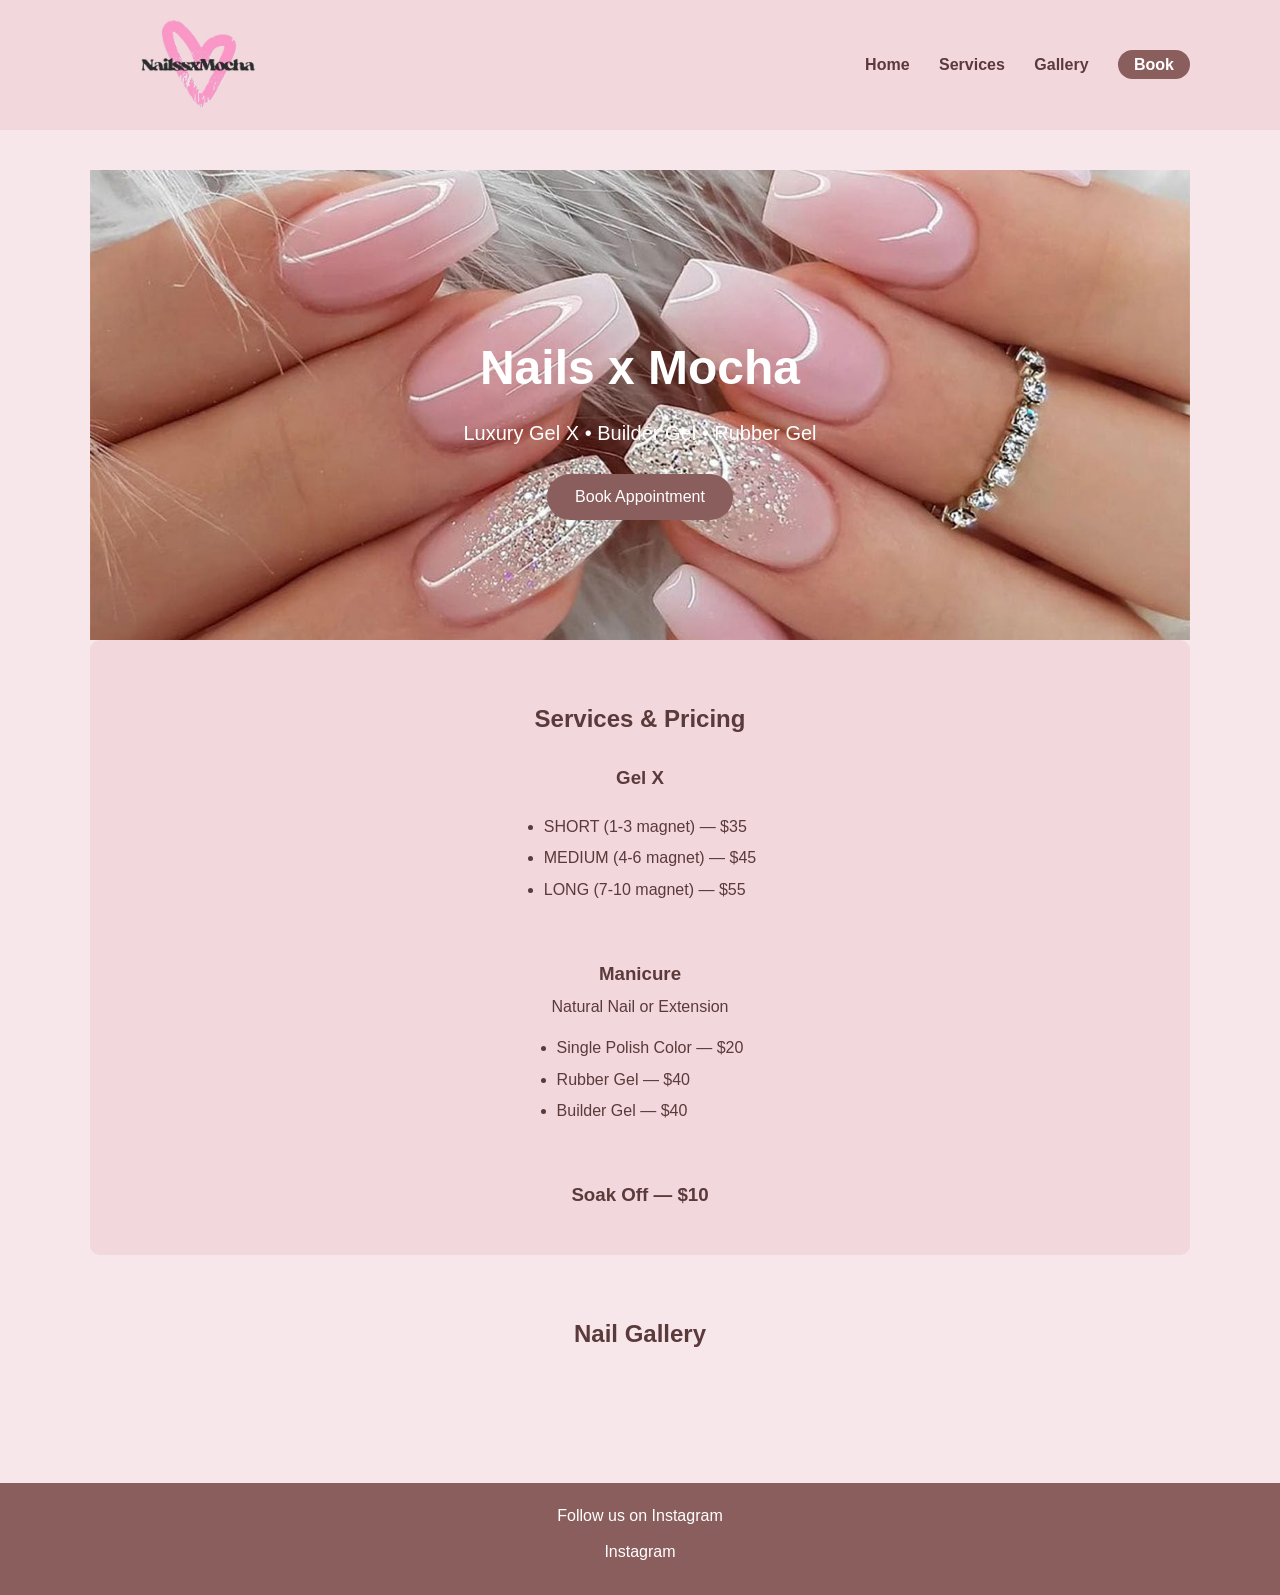
<file: mockUp/index.html>
<!DOCTYPE html>
<html>

<head>
<meta name="viewport" content="width=device-width, initial-scale=1.0">
<title>NailssxMocha</title>

<style>

body{
  font-family: Arial, sans-serif;
  background-color:#f7e6ea;
  color:#5a3a3a;
  margin:0;
  line-height:1.6;
}

/* Header nav */
header{
position: sticky;
top:0;
  background-color:#f2d7dc;
  padding:15px 40px;
  display:flex;
  align-items:center;
transition: 0.4s;
}

.nav{
  display:flex;
  justify-content:space-between;
  align-items:center;
  max-width:1100px;
  margin:auto;
  width:100%;
}

.brand img{
  max-height:100px;
  display:block;
}

nav a{
  text-decoration:none;
  color:#5a3a3a;
  margin-left:25px;
  font-size:16px;
  font-weight:bold;
  transition:0.3s;
}

nav a:hover{
  opacity:0.7;
}

nav .book-btn{
  background-color:#8b5e5e;
  color:white;
  padding:6px 16px;
  border-radius:20px;
  margin-left:25px;
}

/* Container for content */
.container{
  max-width:1100px;
  margin:auto;
  padding:40px;
}

/* Sections */
section{
  padding:40px 20px;
  text-align:center;
}

.services{
  background-color:#f2d7dc;
  border-radius:10px;
}

/* Lists */
.services ul{
  text-align:left;
  display:inline-block;
  padding-left:20px;
  margin-top:10px;
  margin-bottom:25px;
}

.services li{
  margin:6px 0;
}

/* Headings */
h1{
  margin-bottom:10px;
}
h2{
  margin-bottom:10px;
}

h3{
  margin-top:25px;
  margin-bottom:5px;
}
p{
  max-width:600px;
  margin:auto;
}

.hero{
  background-image:url("hero.jpg");
  background-size:cover;
  background-position:center;
  padding:120px 20px;
  color:white;
  text-align:center;
}

.hero h1{
  font-size:48px;
  margin-bottom:10px;
}

.hero p{
  font-size:20px;
  margin-bottom:25px;
}

/* Button */
button{
  background-color:#8b5e5e;
  color:white;
  border:none;
  padding:14px 28px;
  font-size:16px;
  border-radius:25px;
  cursor:pointer;
  transition:0.3s;
}

button:hover{
  background-color:#a97474;
  transform:scale(1.05);
}

/* Gallery */
.gallery img{
  width:250px;
  margin:10px;
  border-radius:15px;
  box-shadow:0 4px 10px rgba(0,0,0,0.1);
}

footer{
  background-color:#8b5e5e;
  color:white;
  padding:20px;
  text-align:center;
  margin-top:40px;
}
@media (max-width:768px){

.nav{
  flex-direction:column;
}

nav{
  margin-top:10px;
}

nav a{
  margin:10px;
  display:inline-block;
}

.gallery img{
  width:90%;
}

.hero h1{
  font-size:32px;
}

}

</style>

</head>

<body>

<header>
  <div class="nav">
    <div class="brand">
      <img src="Logo.jpg" alt="Nails x Mocha Logo">
    </div>
    <nav>
      <a href="index.html">Home</a>
      <a href="#services">Services</a>
      <a href="#gallery">Gallery</a>
      <a href="booking.html" class="book-btn">Book</a>
    </nav>
  </div>
</header>

<div class="container">

<section class="hero">

<h1>Nails x Mocha</h1>

<p>Luxury Gel X • Builder Gel • Rubber Gel</p>

<a href="booking.html">
<button>Book Appointment</button>
</a>

</section>

<section id="services" class="services">

<h2>Services & Pricing</h2>

<h3>Gel X</h3>
<ul>
<li>SHORT (1-3 magnet) — $35</li>
<li>MEDIUM (4-6 magnet) — $45</li>
<li>LONG (7-10 magnet) — $55</li>
</ul>

<h3>Manicure</h3>
<p>Natural Nail or Extension</p>
<ul>
<li>Single Polish Color — $20</li>
<li>Rubber Gel — $40</li>
<li>Builder Gel — $40</li>
</ul>

<h3>Soak Off — $10</h3>

</section>

<section id="gallery">

<h2>Nail Gallery</h2>

<div class="gallery">
<!-- Add photos like this -->
<!-- <img src="nail1.jpg"> -->
<!-- <img src="nail2.jpg"> -->
</div>

</section>

</div>

<footer>

<p>Follow us on Instagram</p>

<a href="https://www.instagram.com/nailssxmocha/" target="_blank">
<button>Instagram</button>
</a>

</footer>

</body>
</html>
</file>
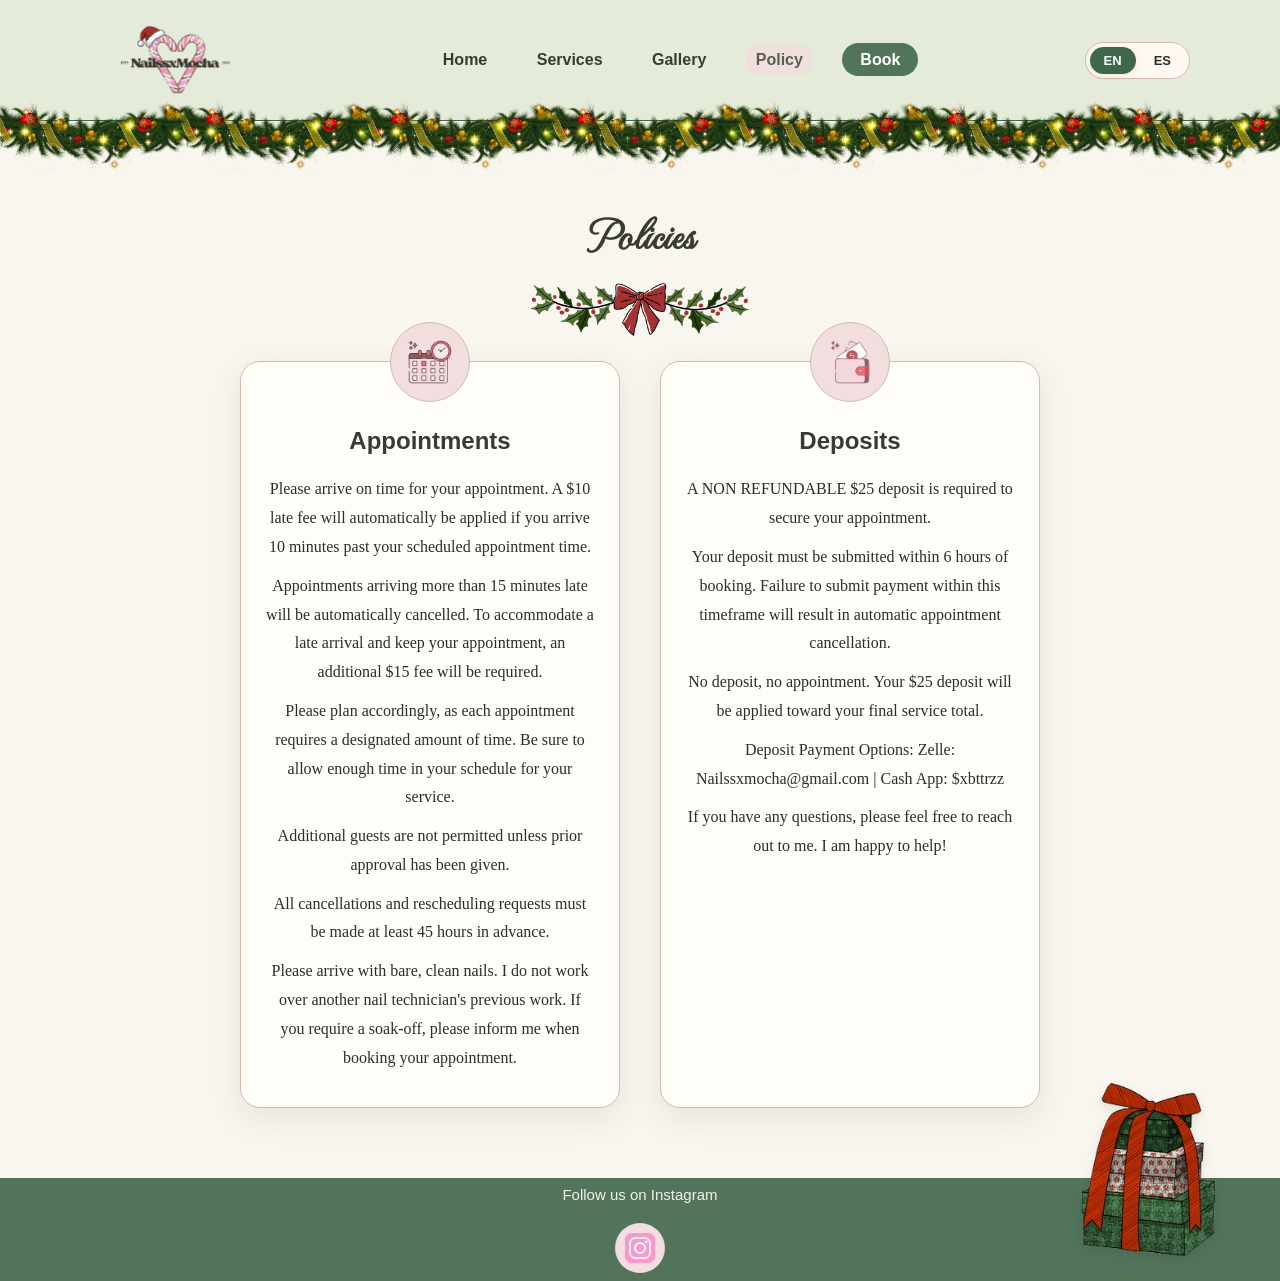
<file: policy.html>
<!DOCTYPE html>
<html lang="en">

<head>
  <meta charset="UTF-8">
  <meta name="viewport" content="width=device-width, initial-scale=1.0">

  <title data-i18n="policyTitle">Policies | NailssxMocha</title>

  <link rel="stylesheet" href="style.css">
  <link rel="stylesheet" href="css/themes.css">
  <link rel="stylesheet" href="css/decorations.css">

  <link href="https://fonts.googleapis.com/css2?family=MonteCarlo&family=Pinyon+Script&family=Playfair+Display:wght@600&family=Lora&display=swap" rel="stylesheet">
</head>

<body>

<header>

  <div class="nav">

    <!-- LOGO -->
    <div class="brand">

      <img
        src="images/Logo.png"
        class="logo-default"
        alt="Nailss x Mocha Logo"
      >

      <img
        src="images/christmas-logo.png"
        class="logo-christmas"
        alt="Nailss x Mocha Christmas Logo"
      >

    </div>

    <!-- NAVIGATION -->
    <nav>
      <a href="index.html#home" data-i18n="navHome"></a>
      <a href="index.html#services" data-i18n="navServices"></a>
      <a href="gallery.html" data-i18n="navGallery"></a>
      <a href="policy.html" class="active" data-i18n="navPolicy"></a>

      <a
        href="https://nailssxmocha-booking.as.me/"
        class="book-btn"
        data-i18n="navBook">
      </a>
    </nav>

    <!-- LANGUAGE SWITCHER -->
    <div class="lang-switcher">
      <button id="lang-en">EN</button>
      <button id="lang-es">ES</button>
    </div>

  </div>

  <!-- CHRISTMAS HEADER GARLAND -->
  <div class="christmas-garland"></div>

</header>


<main class="container">

  <section class="policy-page policy">

    <!-- POLICY TITLE -->
    <h1 class="policy-title" data-i18n="policyTitle"></h1>

    <!-- CHRISTMAS TITLE DECORATION -->
    <div class="christmas-divider">
      <img
        src="images/decorations/christmas/small-garland.png"
        alt=""
      >
    </div>

    <!-- POLICY CARDS -->
    <div class="policy-grid">

      <!-- APPOINTMENTS -->
      <div class="policy-card">

        <div class="icon">
          <img
            src="images/icons_appointment.png"
            alt="Appointments icon"
          >
        </div>

        <h2 data-i18n="policySubtitle1"></h2>

        <p data-i18n="policy1Description1"></p>
        <p data-i18n="policy1Description2"></p>
        <p data-i18n="policy1Description3"></p>
        <p data-i18n="policy1Description4"></p>
        <p data-i18n="policy1Description5"></p>
        <p data-i18n="policy1Description6"></p>

      </div>


      <!-- PAYMENTS -->
      <div class="policy-card">

        <div class="icon">
          <img
            src="images/icons_wallet.png"
            alt="Payments icon"
          >
        </div>

        <h2 data-i18n="policySubtitle2"></h2>

        <p data-i18n="policy2Description1"></p>
        <p data-i18n="policy2Description2"></p>
        <p data-i18n="policy2Description3"></p>
        <p data-i18n="policy2Description4"></p>
        <p data-i18n="policy2Description5"></p>

      </div>

    </div>

  </section>

</main>


<!-- FOOTER -->
<footer>

  <div
    class="seasonal-decorations christmas-gifts"
    aria-hidden="true">

    <img
      src="images/decorations/christmas/gift-stack-1.png"
      class="christmas-gift gift-one"
      alt=""
    >

  </div>

  <p data-i18n="instagram">
    Follow us on Instagram
  </p>

  <a
    href="https://www.instagram.com/nailssxmocha/"
    target="_blank"
    rel="noopener noreferrer"
    class="social-btn">

    <div class="social-icon">
      <img src="images/instagram.png" alt="Instagram icon">
    </div>

  </a>

</footer>


<script src="js/language.js"></script>
<script src="js/theme_manager.js"></script>

</body>
</html>
</file>
<file: style.css>
/* =========================
   BASE / RESET
========================= */
* {
  box-sizing: border-box;
}

body {
  font-family: Arial, sans-serif;
  background-color: #FFFCCF;
  color: #2D2D2D;
  margin: 0;
  line-height: 1.6;
}

/* =========================
   HEADER / NAV
========================= */
header {
  position: sticky;
  top: 0;
  background-color: #FFFEBF;
  border-bottom: 1px solid #FC98C9;  
  padding: 15px 40px;
  display: flex;
  align-items: center;
  z-index: 1000;
}

.header p {
  font-family: 'Lora', serif;
  font-size: 15px;       
  color: #2D2D2D;
  line-height: 1.8;
  margin-bottom: 18px;
}

.nav {
  display: flex;
  justify-content: space-between;
  align-items: center;
  max-width: 1100px;
  margin: auto;
  width: 100%;
}

.brand img {
  max-height: 90px;
  display: block;
}

nav a {
  text-decoration: none;
  color: #2D2D2D;
  margin-left: 25px;
  font-size: 16px;
  font-weight: bold;
  transition: 0.3s;
padding: 6px 10px;
  border-radius: 10px;
  -webkit-tap-highlight-color: transparent;

}

nav a:hover {
  background: rgba(252, 152, 201, 0.1);
}

nav a.active {
  opacity: 0.8;
  background: rgba(237,192,214,0.2);
  pointer-events: none;
  cursor: default;
}

nav a:active {
  transform: scale(0.95);
}

.book-btn {
  background-color: #fc98c9;
  color: #2D2D2D;
  padding: 8px 18px;
  border-radius: 20px;
}

/* =========================
   LAYOUT
========================= */
.container {
  max-width: 1100px;
  margin: auto;
  padding: 40px;
}

section {
  padding: 40px 20px;
  scroll-margin-top: 100px;
  text-align: center;
  animation: fadeIn 0.8s ease;
}

html {
  scroll-behavior: smooth;
} 

/* =========================
   LANGUAGE SWITCHER
========================= */

.lang-switcher {
  display: flex;
  align-items: center;
  gap: 4px;
  margin-left: 20px;
  background: #FEE4E4;
  padding: 4px;
  border-radius: 25px;
  border: 1px solid #edc0d6;
}

.lang-switcher button {
  border: none;
  background: transparent;
  color: #2D2D2D;
  padding: 6px 14px;
  border-radius: 18px;
  cursor: pointer;
  font-weight: bold;
  font-size: 13px;
  transition: all .25s ease;
  font-family: Arial, sans-serif;
}

.lang-switcher button:hover {
  background: #FFFEBF;
}

.lang-switcher button.active {
  background: #FC98C9;
  color: #2D2D2D;
  box-shadow: 0 2px 8px rgba(0,0,0,.08);
}

.lang-switcher button.active {
  background: #FC98C9;
  color: #2D2D2D;
  box-shadow: 0 2px 8px rgba(0,0,0,0.08);
}
/* =========================
   HERO
========================= */
.hero {
  background-image: url("images/hero.jpeg");
  background-size: cover;
  background-position: center;
  padding: 120px 20px;
  color: white;
  position: relative;
}

.hero::before {
  content: "";
  position: absolute;
  inset: 0;
  background: rgba(0, 0, 0, 0.35);
}

.hero h1,
.hero p,
.hero a {
  position: relative;
}

.hero h1 {
  font-size: 48px;
  margin-bottom: 10px;
}

.hero p {
  font-size: 20px;
  margin-bottom: 25px;
}

.cta-btn {
  display: inline-block;
  background-color: #FC98C9;
  color: #2D2D2D;
  padding: 14px 28px;
  border-radius: 25px;
  text-decoration: none;
  transition: 0.3s;
}

.cta-btn:hover {
  background-color: #edc0d6;
  transform: scale(1.05);
}

/* =========================
   SERVICES
========================= */
.services {
  background-color: #FEE4E4;
  border-radius: 10px;
}
.service-title {
  font-family: 'MonteCarlo', cursive;
  font-size: 42px;
  margin-top: 10px;
  margin-bottom: 40px;
  letter-spacing: 1px;
}

.services h3 {
  font-family: 'Playfair Display', serif;
  font-size: 25px;     
  margin-top: 30px;
  margin-bottom: 20px;
  color: #2D2D2D;
  letter-spacing: 0.5px;
}
.services h4 {
  font-family: 'Playfair Display', serif;
  font-size: 20px;     
  margin-top: 10px;
  margin-bottom: 10px;
  color: #2D2D2D;
  letter-spacing: 0.5px;
}

.services p {
  font-family: 'Lora', serif;
  font-size: 15px;       
  color: #2D2D2D;
  line-height: 1.8;
  margin-bottom: 18px;
}

.service-list {
  margin: 10px 0 25px;
}

.service-list p {
  display: flex;
  font-family: 'Lora', serif;
  justify-content: space-between;
  padding: 8px 0;
  border-bottom: 1px solid #e8cfd4;
  max-width: 450px;
  margin-left: auto;
  margin-right: auto;
  font-size: 16px;
}

.services p.service-note {
  font-family: 'Playfair Display', serif;
  font-size: 13px;
  color: #FF69B4;
  letter-spacing: 3px;
  text-transform: uppercase;
  font-weight: 900;
}
.services p.service-note::before {
  content: "✦  ";
}

.services p.service-note::after {
  content: "  ✦";
}

.service-list p:hover {
  opacity: 0.7;
}

#services {
  scroll-margin-top: 140px; 
}


/* =========================
   TYPOGRAPHY
========================= */
h1, h2 {
  margin-bottom: 10px;
}

h3 {
  margin-top: 25px;
  margin-bottom: 5px;
}

p {
  max-width: 600px;
  margin: auto;
}

/* =========================
   GALLERY
========================= */

.gallery {
  display: grid;
  grid-template-columns: repeat(4, minmax(0, 1fr));
  width: 100%;
  gap: 20px;
  margin: 30px auto 0;
  padding: 0 10px;
  align-items: start;
}

.gallery-title {
  font-family: 'MonteCarlo', cursive;
  font-size: 42px;
  margin-top: 10px;
  margin-bottom: 50px;
  letter-spacing: 1px;
}

.gallery img {
  display: block;
  width: 100%;
  height: 260px;
  object-fit: cover;
  border-radius: 14px;
  transition: transform 0.35s ease, box-shadow 0.35s ease;
  box-shadow: 0 8px 18px rgba(0,0,0,0.12);
  cursor: pointer;
}

.gallery img:nth-child(odd) {
  transform: translateY(-6px);
}

.gallery img:nth-child(even) {
  transform: translateY(6px);
}

.gallery img:hover {
  transform: translateY(-3px) scale(1.05);
}

.gallery img[hidden] {
  display: none;
}

.view-gallery-btn {
  margin-top: 20px;
  display: inline-block;
}

/* =========================
   ZOOM LIGHTBOX
========================= */
#lightbox {
  position: fixed;
  top: 0;
  left: 0;
  width: 100%;
  height: 100%;
  background: rgba(0,0,0,0.0);
  display: flex;
  align-items: center;
  justify-content: center;
  z-index: 2000;
  backdrop-filter: blur(3px);
  opacity: 0;
  pointer-events: none;
  transition: background 0.4s ease, opacity 0.4s ease;
}

#lightbox.active {
  background: rgba(0,0,0,0.6);
  opacity: 1;
  pointer-events: auto;
}

#lightbox img {
  max-width: 90%;
  max-height: 85%;
  border-radius:16px;
  transform: scale(0.8);
  opacity:0;
  transition: transform 0.5s ease, opacity 0.5s ease;
  touch-action:none;
}

#lightbox.active img {
  transform: scale(0.9); 
  opacity:1;
  cursor: grab;
}

#lightbox button {
  position: absolute;
  top: 50%;
  transform: translateY(-50%);
  font-size: 2rem;
  border: none;
  cursor: pointer;
  color: #FFFEBF;
  background:none;
  padding:5px;
  transition: 0.3s;
  border-radius: 50%;
  z-index: 2100
}

#lightbox button:hover {
  transform: translateY(-10%);
}

#lightbox .prev {
  left: 10px;
}

#lightbox .next {
  right: 10px;
}

#lightbox .close-btn {
  color:#FFFEBF;
  top: 20px;
  right: 20px;
  left: auto;
  transform: none; 
  position: absolute;
}

.slide-out-left {
  transform: translateX(-100%) scale(0.9);
  opacity: 0;
}

.slide-out-right {
  transform: translateX(100%) scale(0.9);
  opacity: 0;
}

.slide-in {
  transform: translateX(0) scale(0.9);
  opacity: 1;
  transition: all 0.4s ease;
}

.lightbox-track {
  display: flex;
  height: 100%;
  transition: transform 0.4s ease;
  gap:0;
  margin:0;
}

.lightbox-track img {
  min-width: 100%;
  object-fit: contain;
  border-radius: 0px;
}

.dots {
  position: absolute;
  bottom: 20px;
  display: flex;
  gap: 8px;
}

.dots span {
  width: 8px;
  height: 8px;
  color:#2D2D2D;
  background: #2D2D2D;
  border-radius: 50%;
  transition: 0.3s;
}


.dots span.active {
  width: 10px;           
  height: 10px;
  color:#FFFEBF;
  background: #FFFEBF;   
  position: relative;
  transform: rotate(-45deg);  
  border-radius: 2px;
}

.dots span.active::before,
.dots span.active::after {
  content: "";
  position: absolute;
  width: 10px;
  height: 10px;
  background: #FFFEBF;  
  border-radius: 50%;
}

.dots span.active::before {
  top: -6px;
  left: 0;
}

.dots span.active::after {
  left: 6px;
  top: 0;
}

/* =========================
   POLICY PAGE 
========================= */
.policy-page {
  padding: 30px 20px;
  background: #FFFCCF;
}

.policy-title {
  font-family: 'MonteCarlo', cursive;
  font-size: 42px;
  margin-top: 10px;
  margin-bottom: 40px;
  letter-spacing: 1px;
}

.policy-title {
  margin-top: 10px;
  margin-bottom: 50px;
}

.policy-grid {
  display: grid;
  grid-template-columns: repeat(2, 1fr);
  gap: 40px;
  max-width: 800px;
  margin: 0 auto;
}

.policy-card {
  position: relative;
  background: #FEE4E4;
  padding: 40px 25px 25px;
  border-radius: 20px;
  text-align: center;
  box-shadow: 0 10px 30px rgba(139,94,94,0.12);
  border: 1px solid #f0cfd6;
  transition: 0.4s ease;
  font-family: 'Georgia', serif; 
}

.policy-card:hover {
  transform: translateY(-8px);
  box-shadow: 0 18px 40px rgba(139,94,94,0.2);
  border-color: #fff9fb;
}

.policy-card p {
  margin: 10px 0;
  line-height: 1.8;           
  font-size: 16px;
  color: #2D2D2D;
}

.policy-card h2 {
  font-family: Arial, sans-serif;
  font-weight: bold;
  margin-bottom: 15px;
}


.icon {
  background: #FFFEBF;
  width: 80px;
  height: 80px;
  border-radius: 50%;
  display: flex;
  align-items: center;
  justify-content: center;
  border: 1px solid #edc0d6;
  position: absolute;
  top: -40px;
  left: 50%;
  transform: translateX(-50%);
}

.icon img {
  width: 48px;
  height: 48px;
}

/* =========================
   FOOTER
========================= */
footer {
  background-color: #FC98C9;
  color: #2D2D2D;
  padding: 5px 5px;
  text-align: center;
}

footer .social-btn {
  display: inline-block;
  margin-top: 15px;
}

footer .social-icon,
footer .social-icon:visited {
  background: #FFFEBF;        
  width: 50px;
  height: 50px;
  border-radius: 50%;
  display: flex;
  justify-content: center;
  align-items: center;
  border: 1px solid #edcod6;
  transition: 0.3s;
  margin: 0 auto;
  outline: none;              
  -webkit-tap-highlight-color: transparent;
}

footer .social-icon img {
  width: 40px;
}

footer .social-icon:hover,
footer .social-icon:active {
  background: #fff9fb;        
  transform: scale(1.1);
}

footer p {
  margin-bottom: 1px;
  font-size: 15px;
  opacity: 0.9;
}



@keyframes fadeIn {
  from {
    opacity: 0;
    transform: translateY(10px);
  }
  to {
    opacity: 1;
    transform: translateY(0);
  }
}

/* =========================
   SERVICE IMAGE CARDS
========================= */

.service-gallery {
  display: grid;
  grid-template-columns: repeat(4, 1fr);
  gap: 22px;
  margin: 10px 0 25px;
  padding: 0 5px;
}

.service-card {
  background: #FFFCCF;
  border: 1px solid #edc0d6;
  border-radius: 16px;
  overflow: hidden;
  box-shadow: 0 6px 18px rgba(139, 94, 94, 0.10);
  transition: transform 0.35s ease, box-shadow 0.35s ease;
}

.service-card:hover {
  transform: translateY(-6px);
  box-shadow: 0 12px 25px rgba(139, 94, 94, 0.17);
}

.service-image {
  width: 100%;
  aspect-ratio: 4 / 5;
  overflow: hidden;
}

.service-image img {
  display: block;
  width: 100%;
  height: 100%;
  object-fit: cover;
  transition: transform 0.5s ease;
}

.service-card:hover .service-image img {
  transform: scale(1.06);
}

.service-info {
  padding: 16px 8px 19px;
  background: #FFFCCF;
}

.service-info h3 {
  font-family: 'Playfair Display', serif;
  font-size: 19px;
  font-weight: 600;
  color: #2D2D2D;
  letter-spacing: 0.4px;
  line-height: 1.4;
  margin: 0;
}

/* =========================
   SERVICE TIERS
========================= */

.service-tiers {
  margin-top: 55px;
  padding: 30px 10px 15px;
  border-top: 1px solid #edc0d6;
}

.tier-title {
  font-family: 'MonteCarlo', cursive;
  font-size: 38px;
  margin-bottom: 30px;
  color: #2D2D2D;
}

.tier-grid {
  display: grid;
  grid-template-columns: repeat(3, 1fr);
  gap: 22px;
  max-width: 950px;
  margin: 0 auto;
  align-items: stretch;
}

.tier-card {
  background: #FFFCCF;
  border: 1px solid #edc0d6;
  border-radius: 16px;
  padding: 25px 22px;
  text-align: left;
  box-shadow: 0 6px 18px rgba(139, 94, 94, 0.10);
  transition: transform 0.3s ease, box-shadow 0.3s ease;
}

.tier-card:hover {
  transform: translateY(-5px);
  box-shadow: 0 12px 25px rgba(139, 94, 94, 0.17);
}

.tier-card h4 {
  font-family: 'Playfair Display', serif;
  font-size: 22px;
  text-align: center;
  margin: 0 0 18px;
  padding-bottom: 14px;
  border-bottom: 1px solid #FC98C9;
}

.tier-card ul {
  list-style: none;
  padding: 0;
  margin: 0;
}

.tier-card li {
  font-family: 'Lora', serif;
  font-size: 14px;
  line-height: 1.8;
  margin-bottom: 12px;
  padding-left: 20px;
  position: relative;
}

.tier-card li::before {
  content: "✦";
  color: #FC98C9;
  position: absolute;
  left: 0;
}
.tier-subtitle {
  font-family: 'Lora', serif;
  font-size: 15px;
  color: #6D5A60;
  text-align: center;
  margin: -18px auto 30px;
  line-height: 1.8;
  letter-spacing: 0.4px;
}

/* =========================
   GALLERY FILTERS
========================= */

.gallery-filters {
  display: flex;
  justify-content: center;
  align-items: center;
  flex-wrap: wrap;
  gap: 12px;
  margin: 0 auto 35px;
}

.filter-btn {
  display: inline-block;
  background: transparent;
  border: none;
  border-bottom: 2px solid transparent;
  border-radius: 0;
  padding: 8px 2px;
  color: #2D2D2D;
  font-family: 'Playfair Display', serif;
  font-size: 16px;
  font-weight: 500;
  cursor: pointer;
  opacity: 1;
  visibility: visible;
  transition: color 0.3s ease, border-color 0.3s ease;
}

.filter-btn:hover {
  color: #FC98C9;
}

.filter-btn.active {
  color: #2D2D2D;
  border-bottom-color: #FC98C9;
}

.gallery img[hidden] {
  display: none;
}

/* =========================
   RESPONSIVE
========================= */
@media (max-width: 768px) {
  header {
    padding: 15px 20px;
  }

  .nav {
    flex-direction: column;           
    align-items: center;
  }

  nav {
    margin-top: 10px;
    display: flex;
    justify-content: center;
    align-items: center;
    gap: 8px;
    flex-wrap: wrap;                         

  }

  nav a,
  .book-btn {
    margin: 2px;                  
    white-space: nowrap;         
    display: inline-block;
  }

  .book-btn {
    padding: 6px 14px;           
    font-size: 14px;
  }

  .container {
    padding: 20px;
  }

  #services {
    scroll-margin-top: 180px;
  }

  .gallery {
  display: grid;
  grid-template-columns: repeat(2, minmax(0, 1fr));
  width: 100%;
  gap: 12px;
  padding: 0;
  margin: 30px auto 0;
}

.gallery img {
  width: 100%;
  height: auto;
  aspect-ratio: 1 / 1;
  object-fit: cover;
}

  .hero h1 {
    font-size: 32px;
  }

  .policy-grid {
    grid-template-columns: 1fr;
    gap: 20px;
  }
   .service-gallery {
    grid-template-columns: repeat(2, minmax(0, 1fr));
    gap: 12px;
    padding: 0;
  }
   .gallery-filters {
    gap: 18px;
    margin-bottom: 10px;
  }

  .filter-btn {
    font-size: 14px;
    padding: 7px 1px;
  }

  .service-image {
    aspect-ratio: 3 / 4;
  }

  .service-info {
    padding: 13px 5px 15px;
  }

  .service-info h3 {
    font-size: 15px;
  }
    .tier-grid {
    grid-template-columns: 1fr;
    gap: 15px;
    max-width: 450px;
  }

  .tier-card {
    padding: 22px;
  }

  .tier-title {
    font-size: 34px;
  }

   .lang-switcher {
    margin-top: 12px;
    margin-left: 0;
}
}
</file>
<file: css/themes.css>
/* =========================
   DEFAULT COLORS
========================= */

:root {
  --background: #FFFCCF;
  --header: #FFFEBF;
  --primary: #FC98C9;
  --secondary: #FEE4E4;
  --text: #2D2D2D;
  --card: #FEE4E4;
  --border: #edc0d6;
  --soft-accent: #FFFEBF;
}


/* =========================
   CHRISTMAS COLORS
========================= */

html[data-theme="christmas"] {
  --background: #F8F6EF;
  --header: #E4EBDD;
  --primary: #3F674B;
  --secondary: #E4EBDD;
  --text: #393A32;
  --card: #FFF9F2;
  --border: #D5B9AD;
  --soft-accent: #F2DEDF;

  --christmas-red: #A74750;
  --christmas-red-light: #F2DEDF;
}
/* SOFT CHRISTMAS DETAILS */

html[data-theme="christmas"] header {
  background-color: #E5EBD9 !important;
}

html[data-theme="christmas"] nav a {
  color: #393A32;
}

html[data-theme="christmas"] .book-btn,
html[data-theme="christmas"] .cta-btn {
  background-color: #52745A !important;
  color: #FFFFFF !important;
}

html[data-theme="christmas"] .services {
  background-color: #E5EBD9 !important;
}

html[data-theme="christmas"] .policy-card,
html[data-theme="christmas"] .tier-card,
html[data-theme="christmas"] .service-card {
  background-color: #FFFDF7 !important;
}

html[data-theme="christmas"] footer {
  background-color: #52745A !important;
  color: #FFFFFF;
}

/* RED ACCENTS */

html[data-theme="christmas"] .tier-card h4 {
  border-bottom-color: #A94452;
}

html[data-theme="christmas"] .tier-card li::before {
  color: #A94452;
}

html[data-theme="christmas"] .lang-switcher {
  border-color: #D9B9B0;
}

html[data-theme="christmas"] .lang-switcher button.active {
  background-color: var(--primary) !important;
  color: white !important;
}

html[data-theme="christmas"] nav a.active,
html[data-theme="christmas"] nav a:hover {
  background-color: #F3DEDC;
}

html[data-theme="christmas"] .filter-btn.active {
  color: #A94452;
  border-bottom-color: #A94452;
}

html[data-theme="christmas"] .icon {
  background-color: #F3DEDC !important;
  border-color: #D9B9B0;
}

html[data-theme="christmas"] footer .social-icon {
  background-color: #F4E5DF;
}

html[data-theme="christmas"] #lightbox button {
  color: #F4E5DF;
}

/* =========================
   PAGE BACKGROUND
========================= */

body {
  background-color: var(--background) !important;
  color: var(--text);
}

/* HEADER */

header {
  background-color: var(--header) !important;
  border-bottom-color: var(--primary) !important;
}

nav a {
  color: var(--text);
}

nav a.active,
nav a:hover {
  background-color: var(--secondary);
}


/* =========================
   SEASONAL LOGOS
========================= */

/* Default logo is visible */
.logo-default {
  display: block;
}

.logo-christmas {
  display: none;
}

/* Christmas logo */
html[data-theme="christmas"] .logo-default {
  display: none;
}

html[data-theme="christmas"] .logo-christmas {
  display: block;
}


/* BUTTONS */

.book-btn,
.cta-btn {
  background-color: var(--primary) !important;
  color: white !important;
}

/* LANGUAGE SWITCHER */

.lang-switcher {
  background-color: var(--secondary) !important;
  border-color: var(--border);
}

.lang-switcher button.active {
  background-color: var(--primary) !important;
  color: white;
}

/* SERVICES */

.services {
  background-color: var(--secondary) !important;
}

.service-card,
.service-info,
.tier-card {
  background-color: var(--card) !important;
  border-color: var(--border) !important;
}

/* POLICY */

.policy-page {
  background-color: var(--background) !important;
}

.policy-card {
  background-color: var(--card) !important;
  border-color: var(--border) !important;
}

.icon {
  background-color: var(--soft-accent) !important;
  border-color: var(--border);
}

/* GALLERY */

.filter-btn.active {
  color: var(--primary);
  border-bottom-color: var(--primary);
}

/* SERVICE DETAILS */

.tier-card h4 {
  border-bottom-color: var(--primary);
}

.tier-card li::before {
  color: var(--primary);
}

/* FOOTER */

footer {
  background-color: var(--primary) !important;
  color: white;
}

footer .social-icon {
  background-color: var(--soft-accent);
}


/* LIGHTBOX */

#lightbox button {
  color: var(--soft-accent);
}
/* =========================
   CHRISTMAS INTERACTIVE DETAILS
========================= */

/* Language switcher */
html[data-theme="christmas"] .lang-switcher {
  background-color: var(--card) !important;
  border-color: var(--border);
}

html[data-theme="christmas"] .lang-switcher button:hover {
  background-color: var(--christmas-red-light);
}

/* Icons */
html[data-theme="christmas"] .icon {
  background-color: var(--christmas-red-light) !important;
  border-color: var(--border);
}

/* Social media */
html[data-theme="christmas"] footer .social-icon {
  background-color: var(--soft-accent);
}

/* Navigation hover */
html[data-theme="christmas"] nav a:hover,
html[data-theme="christmas"] nav a.active {
  background-color: var(--christmas-red-light);
}

/* Gallery filters */
html[data-theme="christmas"] .filter-btn.active {
  color: var(--christmas-red);
  border-bottom-color: var(--christmas-red);
}

/* Tier decorations */
html[data-theme="christmas"] .tier-card h4 {
  border-bottom-color: var(--christmas-red);
}

html[data-theme="christmas"] .tier-card li::before {
  color: var(--christmas-red);
}

/* Buttons */
html[data-theme="christmas"] .book-btn:hover,
html[data-theme="christmas"] .cta-btn:hover {
  background-color: #34573E !important;
}

/* Lightbox */
html[data-theme="christmas"] #lightbox button {
  color: var(--christmas-red-light);
}
</file>
<file: css/decorations.css>
f

/* =========================
   SEASONAL DECORATIONS
========================= */

/* Hide all seasonal decorations by default */

.seasonal-decorations {
  display: none;
}


/* =========================
   CHRISTMAS DECORATIONS
========================= */

html[data-theme="christmas"] .seasonal-decorations {
  display: block;
}



/* =========================
   CHRISTMAS GARLAND
========================= */

html[data-theme="christmas"] header {
  position: sticky;
  top: 0;
  z-index: 1000;
}

.christmas-garland {
  display: none;
}

html[data-theme="christmas"] .christmas-garland {
  display: flex;
  position: absolute;

  left: 0;
  right: 0;
  bottom: -55px;

  height: 75px;

  overflow: hidden;
  pointer-events: none;
}

.christmas-garland img {
  height: 100%;
  width: 15%;
  flex-shrink: 0;
  object-fit: fill;

  margin-right: -0.5%;
}

/* =========================
   MOBILE CHRISTMAS GARLAND
========================= */

@media (max-width: 600px) {

  html[data-theme="christmas"] .christmas-garland img {
    width: 45%;
  }

}

/* CHRISTMAS SECTION DIVIDER */

.christmas-divider {
  display: none;
}

html[data-theme="christmas"] .christmas-divider {
  display: flex;
  justify-content: center;
  margin: -35px auto 25px;
}

.christmas-divider img {
  width: 220px;
  max-width: 75%;
  height: auto;
  object-fit: contain;
}


/* =========================
   CHRISTMAS HERO LAMP
========================= */

.hero {
  position: relative;
}

.hero-decorations {
  display: none;
}

html[data-theme="christmas"] .hero-decorations {
  display: block;
}

.christmas-lamp {
  position: absolute;
  right: 3%;
  bottom: -5px;
  width: 145px;
  max-height: 85%;
  object-fit: contain;
  z-index: 2;
  pointer-events: none;
}


/* =========================
   CHRISTMAS CLOSING SECTION
========================= */

.christmas-closing {
  display: none;
}

html[data-theme="christmas"] .christmas-closing {
  display: block;
  position: relative;
  max-width: 1000px;
  margin: 30px auto;
  padding: 65px 30px 35px;
  overflow: hidden;
}

.christmas-ornaments {
  display: block;
  width: 100%;
  max-width: 500px;
  max-height: 130px;
  object-fit: contain;
  margin: 0 auto 10px;
}

.christmas-closing-content {
  display: flex;
  align-items: center;
  justify-content: center;
  gap: 25px;
}

.christmas-lettering {
  width: 55%;
  max-width: 420px;
  height: auto;
  object-fit: contain;
}

.christmas-tree {
  width: 30%;
  max-width: 220px;
  height: auto;
  object-fit: contain;
}


/* =========================
   MOBILE CHRISTMAS DETAILS
========================= */

@media (max-width: 600px) {

  .christmas-lamp {
    width: 85px;
    right: 0;
    bottom: 0;
    opacity: 0.9;
  }

  html[data-theme="christmas"] .christmas-closing {
    padding: 40px 10px 25px;
  }

  .christmas-ornaments {
    max-height: 90px;
  }

  .christmas-closing-content {
    gap: 8px;
  }

  .christmas-lettering {
    width: 62%;
  }

  .christmas-tree {
    width: 35%;
  }

}


/* =========================================
   CHRISTMAS WEBSITE DECORATIONS
========================================= */

/* Only show seasonal decorations in Christmas mode */

.seasonal-decorations {
  display: none;
  pointer-events: none;
}

html[data-theme="christmas"] .seasonal-decorations {
  display: block;
}



/* =========================================
   SANTA'S FLYING SLEIGH
========================================= */

#services {
  position: relative;
  overflow: visible;
}

.christmas-sleigh {
  position: absolute;
  top: -15px;
  left: -10%;
  width: clamp(180px, 25vw, 360px);
  z-index: 5;
  transform: rotate(-8deg);
  transform-origin: center;
}

.christmas-sleigh img {
  display: block;
  width: 100%;
  height: auto;
  object-fit: contain;
  filter: drop-shadow(0 5px 5px rgba(40, 35, 25, 0.12));
}


/* =========================================
   CHRISTMAS GIFT TAG SERVICE CARDS
========================================= */

html[data-theme="christmas"] .tier-card {
  position: relative;
  overflow: hidden;
  isolation: isolate;

  /* Gift tag shape */
  border: 1px solid #D5B9AD;
  border-radius: 12px 12px 18px 18px;

  /* Subtle paper texture */
  background-color: #FFF9F2 !important;
  background-image:
    linear-gradient(
      rgba(255, 253, 247, 0.86),
      rgba(255, 253, 247, 0.86)
    ),
    url("../images/decorations/christmas/green-wrapping.png") !important;

  background-size: cover;
  background-position: center;
  box-shadow: 0 5px 12px rgba(60, 50, 35, 0.08);

  padding-top: 42px;
}

/* Alternate the paper colors */

html[data-theme="christmas"] .tier-card:nth-child(2) {
  background-image:
    linear-gradient(
      rgba(255, 253, 247, 0.86),
      rgba(255, 253, 247, 0.86)
    ),
    url("../images/decorations/christmas/beige-wrapping.png") !important;
}

html[data-theme="christmas"] .tier-card:nth-child(3) {
  background-image:
    linear-gradient(
      rgba(255, 253, 247, 0.86),
      rgba(255, 253, 247, 0.86)
    ),
    url("../images/decorations/christmas/green-wrapping.png") !important;
}

/* Small gift-tag hole */

html[data-theme="christmas"] .tier-card::before {
  content: "";
  position: absolute;
  top: 13px;
  left: 50%;
  transform: translateX(-50%);
  width: 10px;
  height: 10px;
  border-radius: 50%;
  background: #F8F6EF;
  border: 1px solid #B9A38E;
  z-index: 2;
}

/* Tag-like heading */

html[data-theme="christmas"] .tier-card h4 {
  color: #A74750;
  border-bottom-color: rgba(167, 71, 80, 0.35);
  position: relative;
  z-index: 1;
}

html[data-theme="christmas"] .tier-card p,
html[data-theme="christmas"] .tier-card ul,
html[data-theme="christmas"] .tier-card li {
  position: relative;
  z-index: 1;
}

/* Christmas list markers */

html[data-theme="christmas"] .tier-card li::before {
  content: "✦";
  color: #A74750;
}


/* =========================================
   GIFTS AROUND THE FOOTER
========================================= */

footer {
  position: relative;
  overflow: visible;
}

.christmas-gifts {
  position: absolute;
  top: -95px;
  right: 5%;
  display: flex;
  align-items: flex-end;
  gap: 5px;
  z-index: 4;
}

.christmas-gift {
  display: block;
  height: auto;
  object-fit: contain;
  filter: drop-shadow(0 4px 5px rgba(40, 35, 25, 0.12));
}

.gift-one {
  width: 135px;
}

.gift-two {
  width: 105px;
  margin-bottom: 10px;
}


/* =========================================
   MOBILE ADJUSTMENTS
========================================= */

@media (max-width: 768px) {

  .christmas-lamp {
    width: 85px;
    right: 1%;
  }

  .christmas-sleigh {
    top: -42px;
    left: 1%;
    width: 48%;
    transform: rotate(-8deg);
  }

  html[data-theme="christmas"] .tier-card {
    padding-top: 38px;
  }

  .christmas-gifts {
    top: -65px;
    right: 3%;
    gap: 0;
  }

  .gift-one {
    width: 85px;
  }

  .gift-two {
    width: 65px;
    margin-bottom: 5px;
  }
}
</file>
